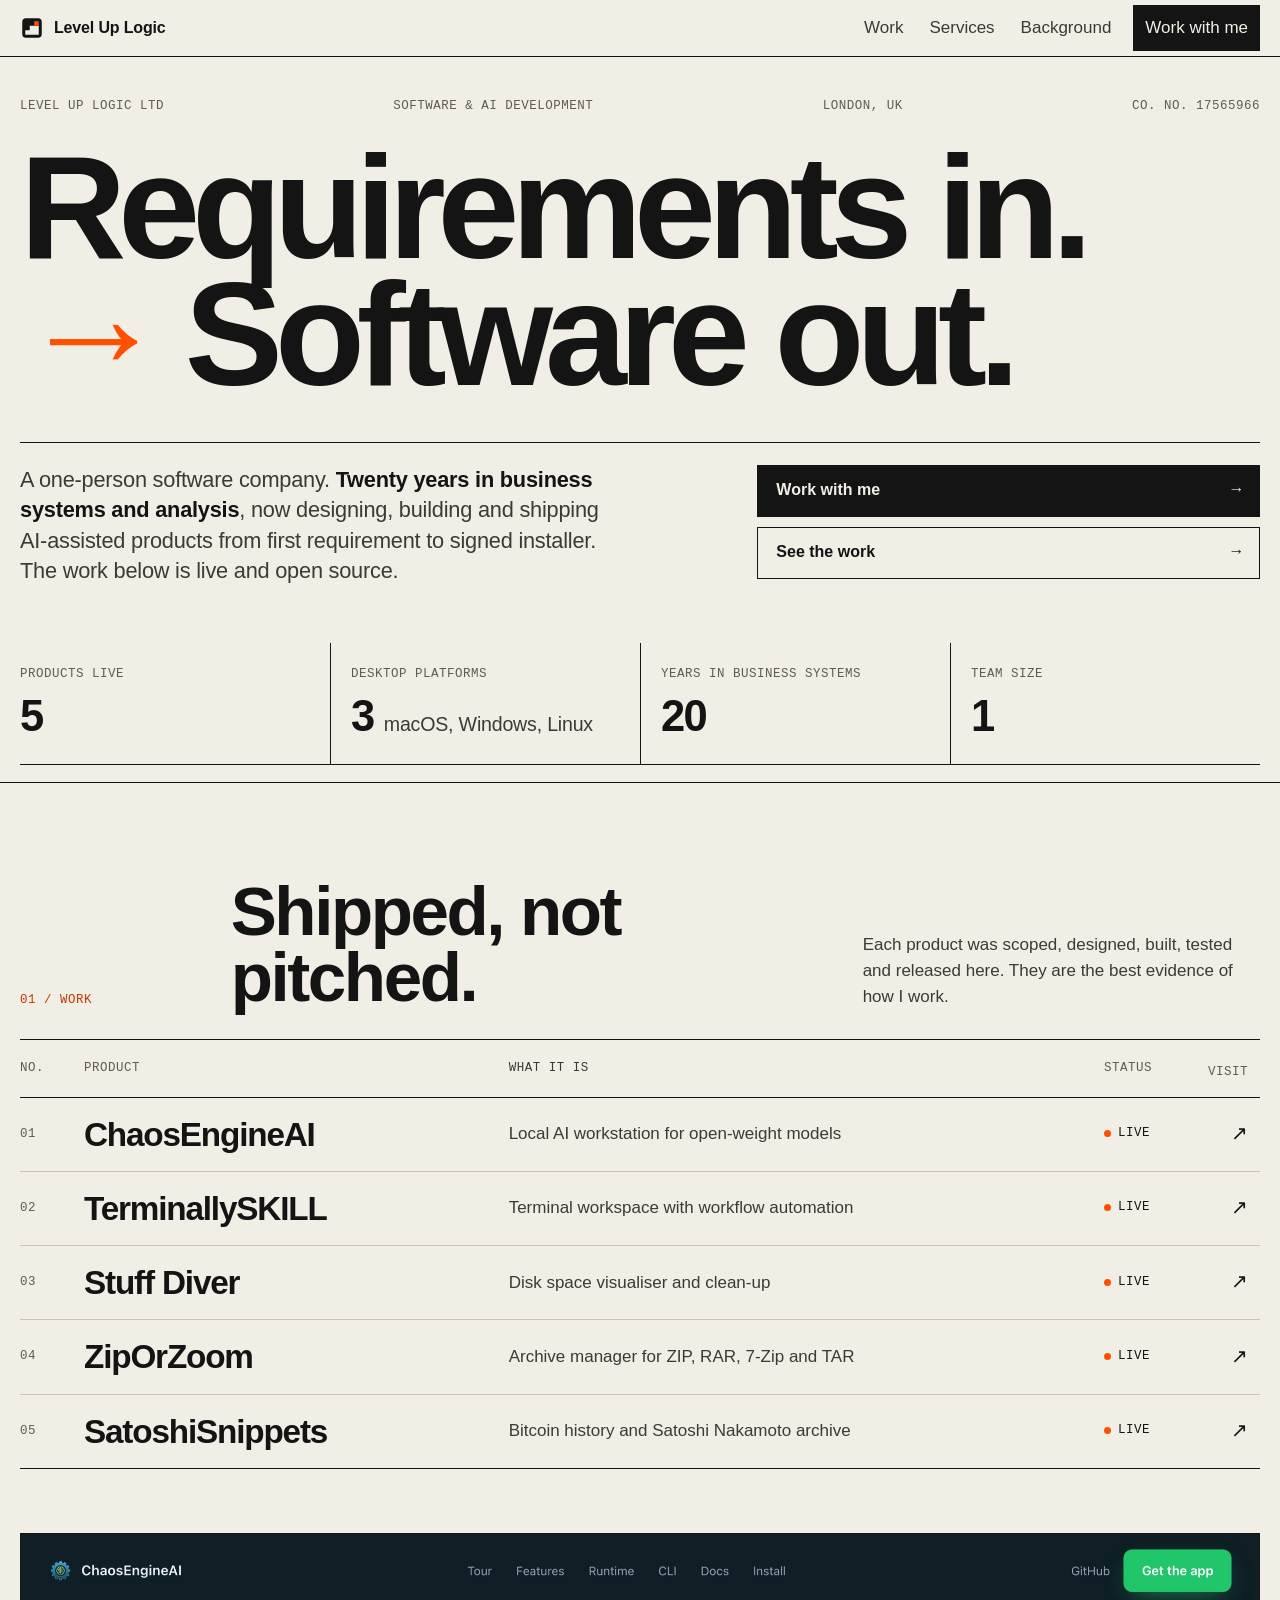
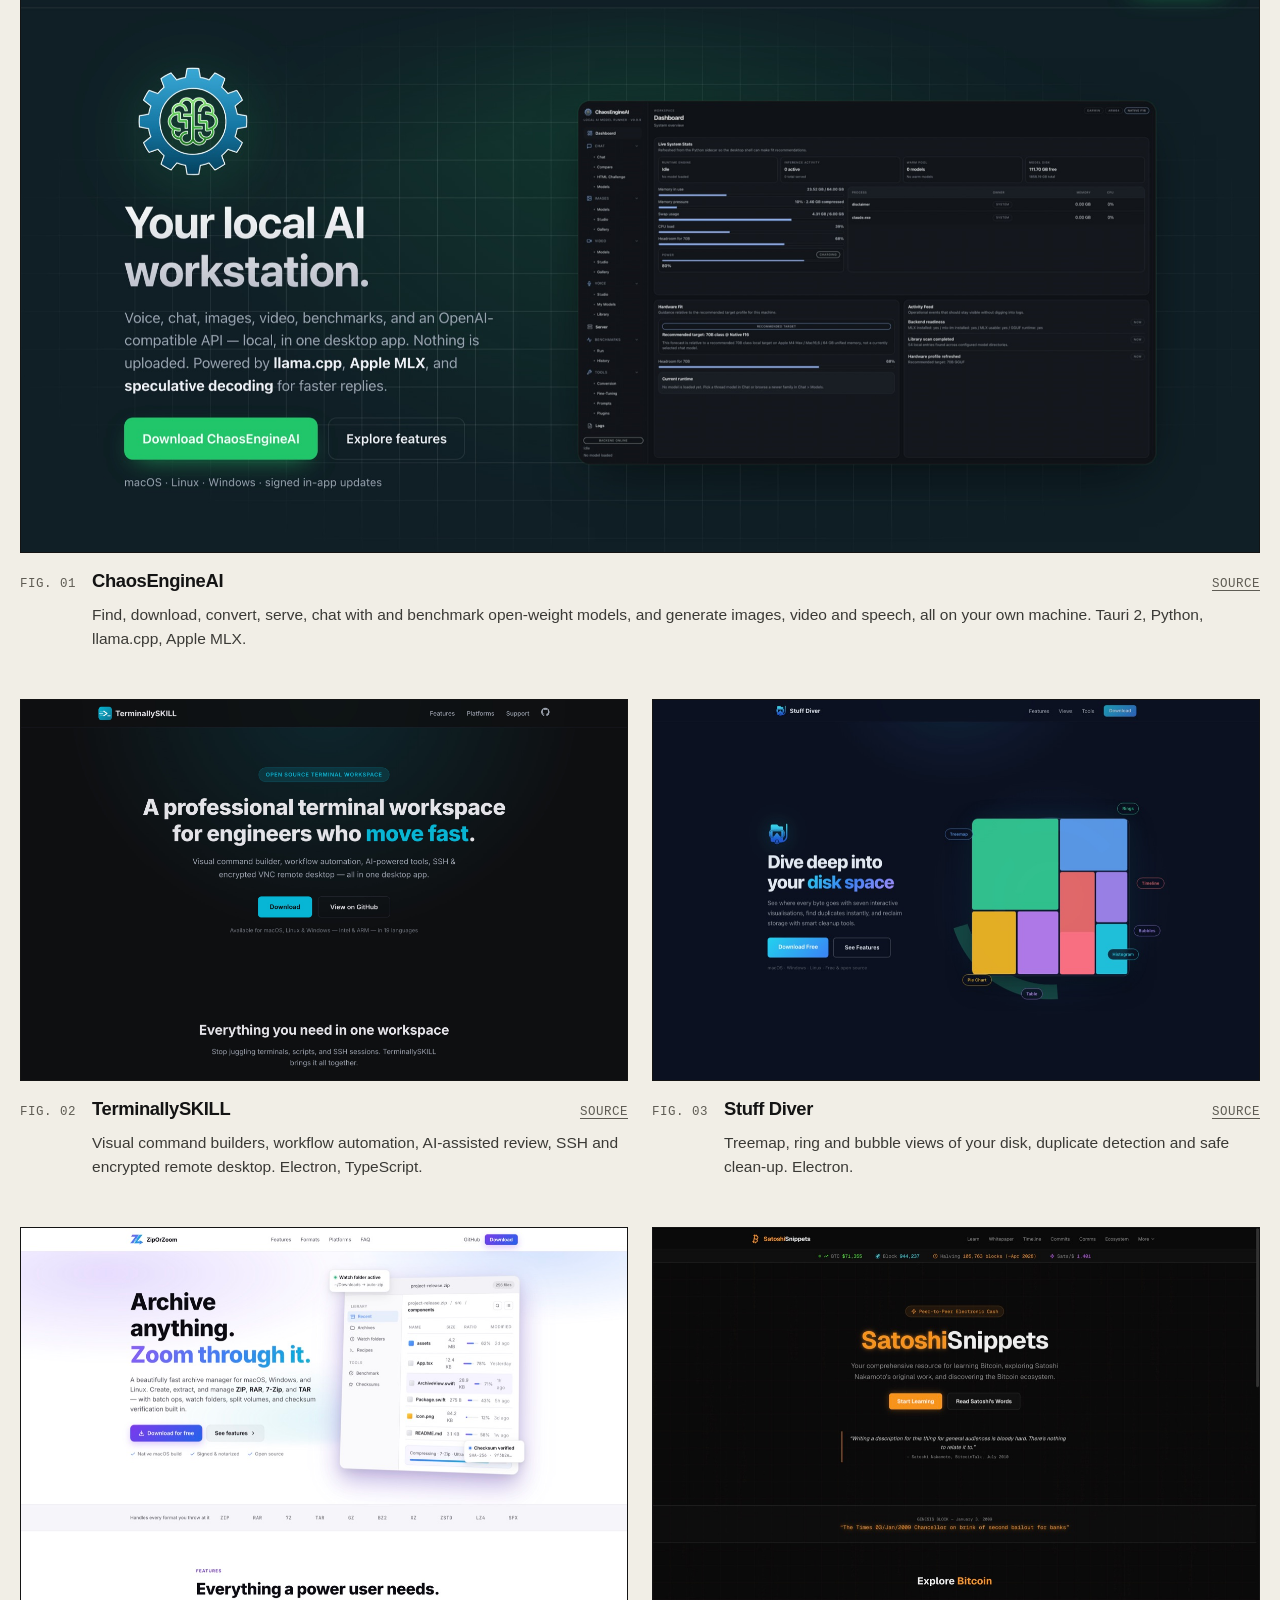
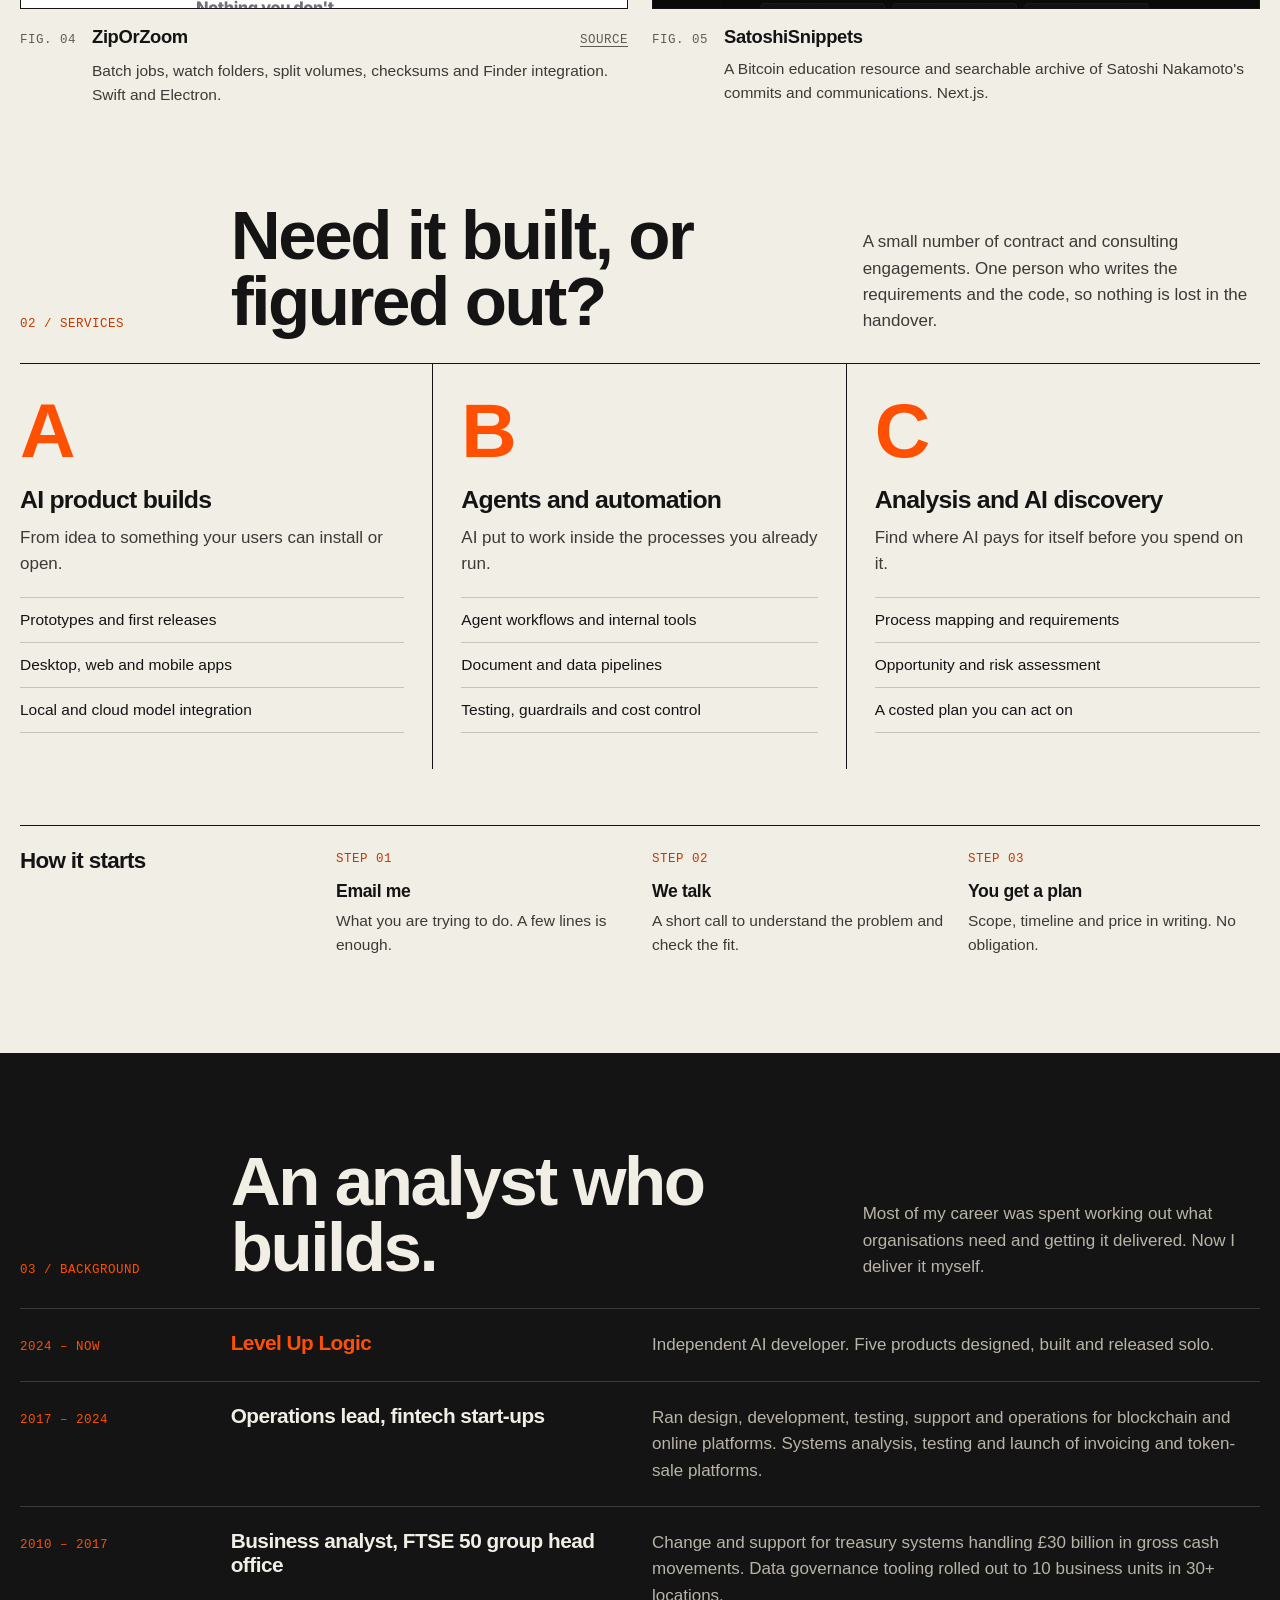
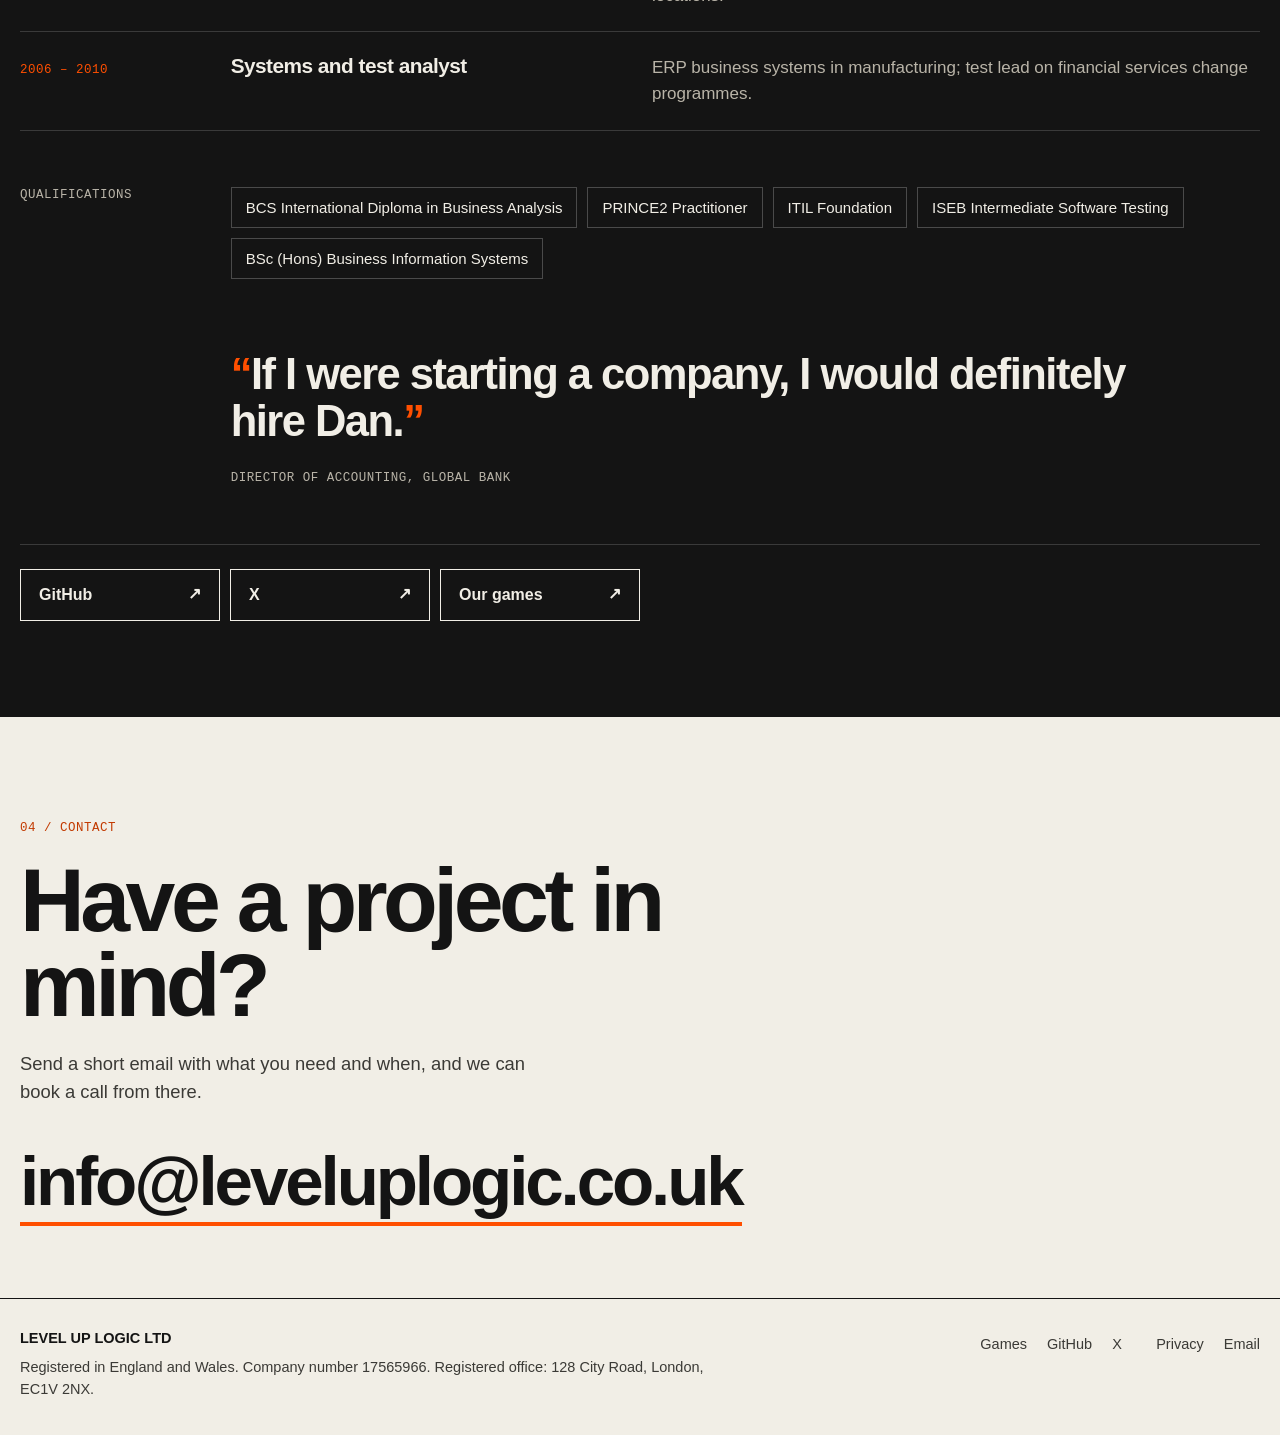
<file: index.html>
<!doctype html>
<html lang="en-GB">
<head>
<meta charset="utf-8">
<meta name="viewport" content="width=device-width, initial-scale=1">
<title>Level Up Logic | Software and AI development, London</title>
<meta name="description" content="Level Up Logic is a one-person software company in London. Twenty years in business systems and analysis, now building and shipping AI-assisted desktop apps and tools. Available for contract and consulting work.">
<link rel="canonical" href="https://leveluplogic.co.uk/">
<meta property="og:type" content="website">
<meta property="og:title" content="Level Up Logic | Software and AI development, London">
<meta property="og:description" content="Requirements in. Software out. Four live desktop apps, a reference site, and AI development and analysis for hire.">
<meta property="og:url" content="https://leveluplogic.co.uk/">
<meta property="og:image" content="https://leveluplogic.co.uk/assets/shot-ChaosEngineAI.jpg">
<meta name="theme-color" content="#f1eee6">
<link rel="icon" href="favicon.svg" type="image/svg+xml">
<link rel="stylesheet" href="styles.css">
  <script defer src="https://stats.leveluplogic.co.uk/script.js" data-website-id="2fbf7a59-fabf-4104-9c5e-1e939d8accd3" data-domains="leveluplogic.co.uk,www.leveluplogic.co.uk"></script>
</head>
<body>
<a class="skip" href="#main">Skip to content</a>

<header class="mast">
  <div class="wrap">
    <a class="brand" href="#top" aria-label="Level Up Logic home">
      <svg viewBox="0 0 32 32" aria-hidden="true"><path fill="#141414" fill-rule="evenodd" d="M8 3h16a5 5 0 0 1 5 5v16a5 5 0 0 1-5 5H8a5 5 0 0 1-5-5V8a5 5 0 0 1 5-5zM7 19v6h18V13H13v6z"/><path fill="#ff4f00" d="M19 7h6v6h-6z"/></svg>
      Level Up Logic
    </a>
    <nav aria-label="Main">
      <a href="#work">Work</a>
      <a href="#services">Services</a>
      <a href="#background">Background</a>
      <a class="cta" href="#contact">Work with me</a>
    </nav>
  </div>
</header>

<main id="main">

<section class="hero" id="top" style="padding-bottom:0">
  <div class="wrap">
    <div class="hero-meta mono">
      <span>Level Up Logic Ltd</span>
      <span>Software &amp; AI development</span>
      <span>London, UK</span>
      <span>Co. No. 17565966</span>
    </div>
    <h1>Requirements in.<br><span class="arrow" aria-hidden="true">&rarr;</span>Software out.</h1>
    <div class="hero-grid">
      <p class="hero-lede">A one-person software company. <strong>Twenty years in business systems and analysis</strong>, now designing, building and shipping AI-assisted products from first requirement to signed installer. The work below is live and open source.</p>
      <div class="hero-actions">
        <a class="btn btn-ink" href="#contact">Work with me</a>
        <a class="btn btn-line" href="#work">See the work</a>
      </div>
    </div>
  </div>
  <div class="wrap">
    <dl class="stats">
      <div><dt class="mono">Products live</dt><dd>5</dd></div>
      <div><dt class="mono">Desktop platforms</dt><dd>3 <small>macOS, Windows, Linux</small></dd></div>
      <div><dt class="mono">Years in business systems</dt><dd>20</dd></div>
      <div><dt class="mono">Team size</dt><dd>1</dd></div>
    </dl>
  </div>
</section>

<section id="work">
  <div class="wrap">
    <div class="sec-head">
      <span class="num mono">01 / Work</span>
      <h2>Shipped, not pitched.</h2>
      <p>Each product was scoped, designed, built, tested and released here. They are the best evidence of how I work.</p>
    </div>

    <table class="index">
      <thead>
        <tr><th class="mono n" scope="col">No.</th><th class="mono" scope="col">Product</th><th class="mono what" scope="col">What it is</th><th class="mono plat" scope="col">Status</th><th class="go" scope="col"><span class="mono" style="font-size:12.5px">Visit</span></th></tr>
      </thead>
      <tbody>
        <tr><td class="n mono"><a href="https://chaosengineai.com" rel="noopener" tabindex="-1">01</a></td><td class="name"><a href="https://chaosengineai.com" rel="noopener">ChaosEngineAI</a></td><td class="what"><a href="https://chaosengineai.com" rel="noopener" tabindex="-1">Local AI workstation for open-weight models</a></td><td class="plat mono"><a href="https://chaosengineai.com" rel="noopener" tabindex="-1"><span class="live">Live</span></a></td><td class="go"><a href="https://chaosengineai.com" rel="noopener" tabindex="-1" aria-hidden="true">&#8599;</a></td></tr>
        <tr><td class="n mono"><a href="https://terminallyskill.com" rel="noopener" tabindex="-1">02</a></td><td class="name"><a href="https://terminallyskill.com" rel="noopener">TerminallySKILL</a></td><td class="what"><a href="https://terminallyskill.com" rel="noopener" tabindex="-1">Terminal workspace with workflow automation</a></td><td class="plat mono"><a href="https://terminallyskill.com" rel="noopener" tabindex="-1"><span class="live">Live</span></a></td><td class="go"><a href="https://terminallyskill.com" rel="noopener" tabindex="-1" aria-hidden="true">&#8599;</a></td></tr>
        <tr><td class="n mono"><a href="https://stuffdiver.com" rel="noopener" tabindex="-1">03</a></td><td class="name"><a href="https://stuffdiver.com" rel="noopener">Stuff Diver</a></td><td class="what"><a href="https://stuffdiver.com" rel="noopener" tabindex="-1">Disk space visualiser and clean-up</a></td><td class="plat mono"><a href="https://stuffdiver.com" rel="noopener" tabindex="-1"><span class="live">Live</span></a></td><td class="go"><a href="https://stuffdiver.com" rel="noopener" tabindex="-1" aria-hidden="true">&#8599;</a></td></tr>
        <tr><td class="n mono"><a href="https://ziporzoom.com" rel="noopener" tabindex="-1">04</a></td><td class="name"><a href="https://ziporzoom.com" rel="noopener">ZipOrZoom</a></td><td class="what"><a href="https://ziporzoom.com" rel="noopener" tabindex="-1">Archive manager for ZIP, RAR, 7-Zip and TAR</a></td><td class="plat mono"><a href="https://ziporzoom.com" rel="noopener" tabindex="-1"><span class="live">Live</span></a></td><td class="go"><a href="https://ziporzoom.com" rel="noopener" tabindex="-1" aria-hidden="true">&#8599;</a></td></tr>
        <tr><td class="n mono"><a href="https://satoshisnippets.com" rel="noopener" tabindex="-1">05</a></td><td class="name"><a href="https://satoshisnippets.com" rel="noopener">SatoshiSnippets</a></td><td class="what"><a href="https://satoshisnippets.com" rel="noopener" tabindex="-1">Bitcoin history and Satoshi Nakamoto archive</a></td><td class="plat mono"><a href="https://satoshisnippets.com" rel="noopener" tabindex="-1"><span class="live">Live</span></a></td><td class="go"><a href="https://satoshisnippets.com" rel="noopener" tabindex="-1" aria-hidden="true">&#8599;</a></td></tr>
      </tbody>
    </table>

    <div class="figs">
      <figure class="fig wide">
        <a href="https://chaosengineai.com" rel="noopener"><div class="frame"><img src="assets/shot-ChaosEngineAI.jpg" alt="ChaosEngineAI website: your local AI workstation, with the app dashboard" width="1200" height="753"></div></a>
        <figcaption><span class="mono">Fig. 01</span><b>ChaosEngineAI</b><span class="src mono"><a href="https://github.com/cryptopoly/ChaosEngineAI" rel="noopener">Source</a></span><span>Find, download, convert, serve, chat with and benchmark open-weight models, and generate images, video and speech, all on your own machine. Tauri 2, Python, llama.cpp, Apple MLX.</span></figcaption>
      </figure>
      <figure class="fig">
        <a href="https://terminallyskill.com" rel="noopener"><div class="frame"><img src="assets/shot-TerminallySKILL.jpg" alt="TerminallySKILL website: a professional terminal workspace for engineers who move fast" width="1200" height="753" loading="lazy"></div></a>
        <figcaption><span class="mono">Fig. 02</span><b>TerminallySKILL</b><span class="src mono"><a href="https://github.com/cryptopoly/TerminallySKILL" rel="noopener">Source</a></span><span>Visual command builders, workflow automation, AI-assisted review, SSH and encrypted remote desktop. Electron, TypeScript.</span></figcaption>
      </figure>
      <figure class="fig">
        <a href="https://stuffdiver.com" rel="noopener"><div class="frame"><img src="assets/shot-StuffDiver.jpg" alt="Stuff Diver website with a treemap of disk usage" width="1200" height="753" loading="lazy"></div></a>
        <figcaption><span class="mono">Fig. 03</span><b>Stuff Diver</b><span class="src mono"><a href="https://github.com/cryptopoly/StuffDiver" rel="noopener">Source</a></span><span>Treemap, ring and bubble views of your disk, duplicate detection and safe clean-up. Electron.</span></figcaption>
      </figure>
      <figure class="fig">
        <a href="https://ziporzoom.com" rel="noopener"><div class="frame"><img src="assets/shot-ZipOrZoom.jpg" alt="ZipOrZoom website" width="1200" height="753" loading="lazy"></div></a>
        <figcaption><span class="mono">Fig. 04</span><b>ZipOrZoom</b><span class="src mono"><a href="https://github.com/cryptopoly/ZipOrZoom" rel="noopener">Source</a></span><span>Batch jobs, watch folders, split volumes, checksums and Finder integration. Swift and Electron.</span></figcaption>
      </figure>
      <figure class="fig">
        <a href="https://satoshisnippets.com" rel="noopener"><div class="frame"><img src="assets/shot-SatoshiSnippets.jpg" alt="SatoshiSnippets website" width="1200" height="753" loading="lazy"></div></a>
        <figcaption><span class="mono">Fig. 05</span><b>SatoshiSnippets</b><span class="src mono"></span><span>A Bitcoin education resource and searchable archive of Satoshi Nakamoto's commits and communications. Next.js.</span></figcaption>
      </figure>
    </div>
  </div>
</section>

<section id="services" style="padding-top:0">
  <div class="wrap">
    <div class="sec-head">
      <span class="num mono">02 / Services</span>
      <h2>Need it built, or figured out?</h2>
      <p>A small number of contract and consulting engagements. One person who writes the requirements and the code, so nothing is lost in the handover.</p>
    </div>
    <div class="services">
      <article class="service">
        <div class="big" aria-hidden="true">A</div>
        <h3>AI product builds</h3>
        <p>From idea to something your users can install or open.</p>
        <ul><li>Prototypes and first releases</li><li>Desktop, web and mobile apps</li><li>Local and cloud model integration</li></ul>
      </article>
      <article class="service">
        <div class="big" aria-hidden="true">B</div>
        <h3>Agents and automation</h3>
        <p>AI put to work inside the processes you already run.</p>
        <ul><li>Agent workflows and internal tools</li><li>Document and data pipelines</li><li>Testing, guardrails and cost control</li></ul>
      </article>
      <article class="service">
        <div class="big" aria-hidden="true">C</div>
        <h3>Analysis and AI discovery</h3>
        <p>Find where AI pays for itself before you spend on it.</p>
        <ul><li>Process mapping and requirements</li><li>Opportunity and risk assessment</li><li>A costed plan you can act on</li></ul>
      </article>
    </div>
    <div class="process">
      <h3>How it starts</h3>
      <ol>
        <li><b>Email me</b><span>What you are trying to do. A few lines is enough.</span></li>
        <li><b>We talk</b><span>A short call to understand the problem and check the fit.</span></li>
        <li><b>You get a plan</b><span>Scope, timeline and price in writing. No obligation.</span></li>
      </ol>
    </div>
  </div>
</section>

<section class="dark" id="background">
  <div class="wrap">
    <div class="sec-head">
      <span class="num mono">03 / Background</span>
      <h2>An analyst who builds.</h2>
      <p>Most of my career was spent working out what organisations need and getting it delivered. Now I deliver it myself.</p>
    </div>
    <ol class="timeline">
      <li class="now"><span class="yr mono">2024 &ndash; now</span><b>Level Up Logic</b><span>Independent AI developer. Five products designed, built and released solo.</span></li>
      <li><span class="yr mono">2017 &ndash; 2024</span><b>Operations lead, fintech start-ups</b><span>Ran design, development, testing, support and operations for blockchain and online platforms. Systems analysis, testing and launch of invoicing and token-sale platforms.</span></li>
      <li><span class="yr mono">2010 &ndash; 2017</span><b>Business analyst, FTSE 50 group head office</b><span>Change and support for treasury systems handling £30 billion in gross cash movements. Data governance tooling rolled out to 10 business units in 30+ locations.</span></li>
      <li><span class="yr mono">2006 &ndash; 2010</span><b>Systems and test analyst</b><span>ERP business systems in manufacturing; test lead on financial services change programmes.</span></li>
    </ol>
    <div class="creds">
      <h3>Qualifications</h3>
      <ul>
        <li>BCS International Diploma in Business Analysis</li>
        <li>PRINCE2 Practitioner</li>
        <li>ITIL Foundation</li>
        <li>ISEB Intermediate Software Testing</li>
        <li>BSc (Hons) Business Information Systems</li>
      </ul>
    </div>
    <div class="quote">
      <blockquote>If I were starting a company, I would definitely hire Dan.</blockquote>
      <cite class="mono">Director of Accounting, global bank</cite>
    </div>
    <div class="links">
      <a class="btn ext" href="https://github.com/cryptopoly" rel="noopener">GitHub</a>
      <a class="btn ext" href="https://x.com/cryptopoly" rel="noopener">X</a>
      <a class="btn ext" href="https://leveluplogic.games">Our games</a>
    </div>
  </div>
</section>

<section class="contact" id="contact">
  <div class="wrap">
    <span class="mono">04 / Contact</span>
    <h2>Have a project in mind?</h2>
    <p>Send a short email with what you need and when, and we can book a call from there.</p>
    <a class="mailto" href="mailto:info@leveluplogic.co.uk?subject=Project%20enquiry">info@leveluplogic.co.uk</a>
  </div>
</section>

</main>

<footer>
  <div class="wrap">
    <div class="co">
      <b>LEVEL UP LOGIC LTD</b>
      <address>Registered in England and Wales. Company number 17565966. Registered office: 128 City Road, London, EC1V 2NX.</address>
    </div>
    <nav aria-label="Footer">
      <a href="https://leveluplogic.games">Games</a>
      <a href="https://github.com/cryptopoly" rel="noopener">GitHub</a>
      <a href="https://x.com/cryptopoly" rel="noopener">X</a>
      <a href="privacy.html">Privacy</a>
      <a href="mailto:info@leveluplogic.co.uk">Email</a>
    </nav>
  </div>
</footer>

</body>
</html>
</file>
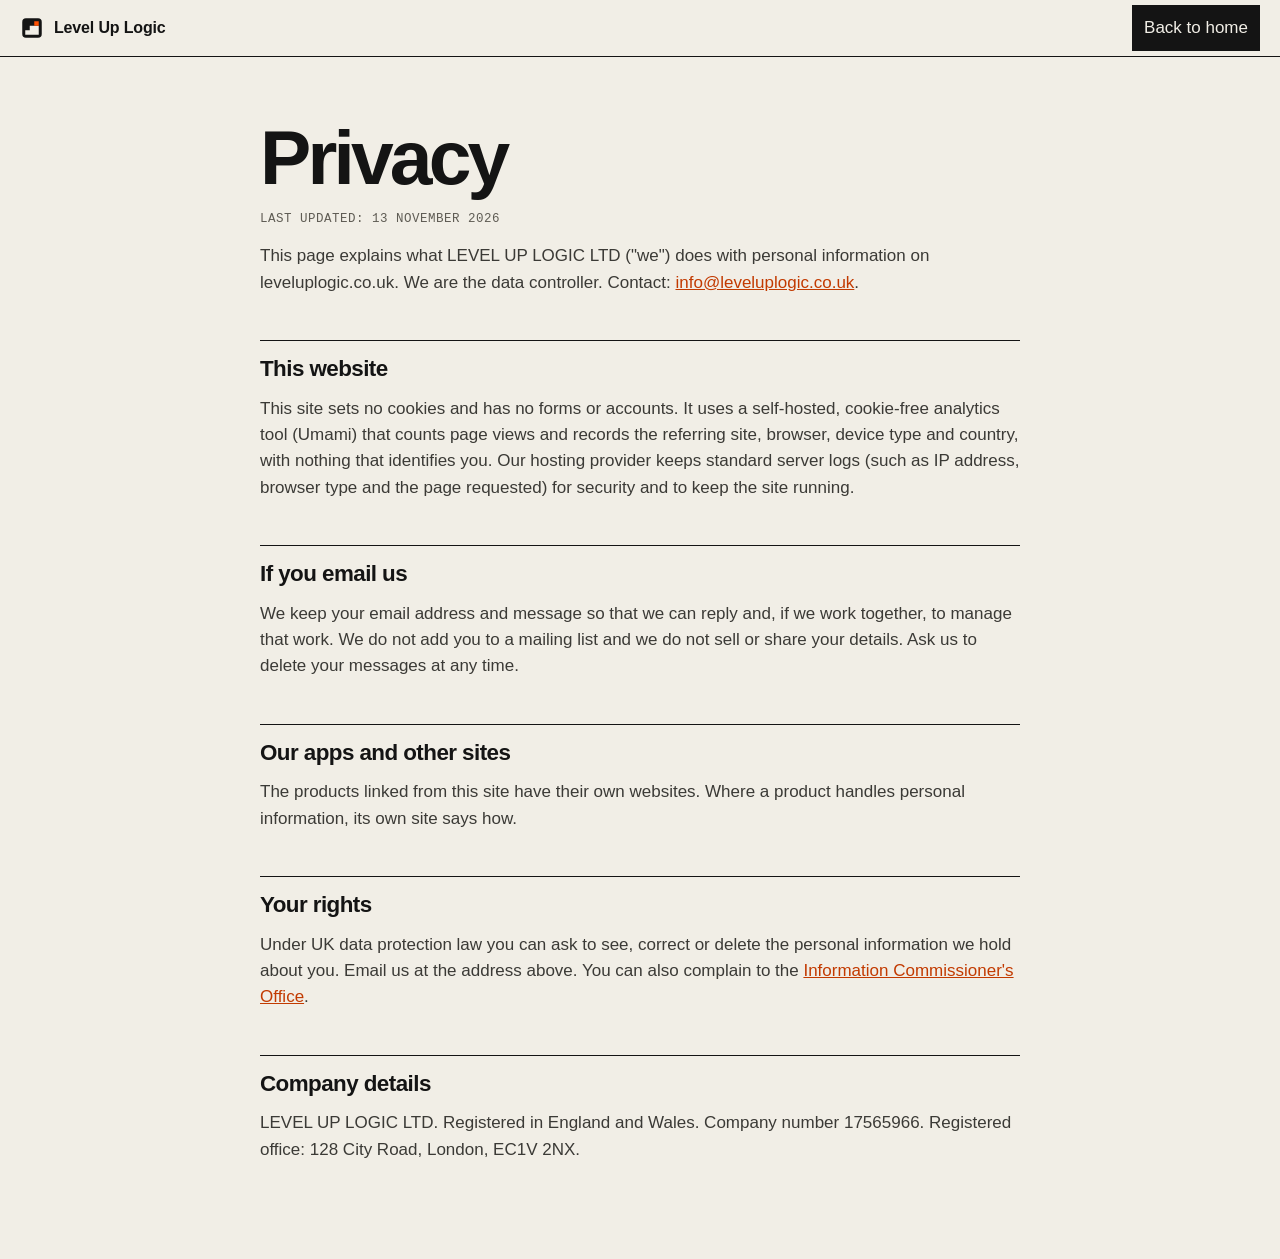
<file: privacy.html>
<!doctype html>
<html lang="en-GB">
<head>
<meta charset="utf-8">
<meta name="viewport" content="width=device-width, initial-scale=1">
<title>Privacy | Level Up Logic</title>
<meta name="description" content="How Level Up Logic Ltd handles personal information on leveluplogic.co.uk.">
<link rel="canonical" href="https://leveluplogic.co.uk/privacy.html">
<meta name="theme-color" content="#f1eee6">
<link rel="icon" href="favicon.svg" type="image/svg+xml">
<link rel="stylesheet" href="styles.css">
  <script defer src="https://stats.leveluplogic.co.uk/script.js" data-website-id="2fbf7a59-fabf-4104-9c5e-1e939d8accd3" data-domains="leveluplogic.co.uk,www.leveluplogic.co.uk"></script>
</head>
<body>
<header class="mast">
  <div class="wrap">
    <a class="brand" href="index.html" aria-label="Level Up Logic home">
      <svg viewBox="0 0 32 32" aria-hidden="true"><path fill="#141414" fill-rule="evenodd" d="M8 3h16a5 5 0 0 1 5 5v16a5 5 0 0 1-5 5H8a5 5 0 0 1-5-5V8a5 5 0 0 1 5-5zM7 19v6h18V13H13v6z"/><path fill="#ff4f00" d="M19 7h6v6h-6z"/></svg>
      Level Up Logic
    </a>
    <nav aria-label="Main">
      <a class="cta" href="index.html">Back to home</a>
    </nav>
  </div>
</header>

<main class="legal">
  <div class="wrap">
    <h1>Privacy</h1>
    <p class="updated mono">Last updated: 13 November 2026</p>

    <p>This page explains what LEVEL UP LOGIC LTD ("we") does with personal information on leveluplogic.co.uk. We are the data controller. Contact: <a href="mailto:info@leveluplogic.co.uk">info@leveluplogic.co.uk</a>.</p>

    <h2>This website</h2>
    <p>This site sets no cookies and has no forms or accounts. It uses a self-hosted, cookie-free analytics tool (Umami) that counts page views and records the referring site, browser, device type and country, with nothing that identifies you. Our hosting provider keeps standard server logs (such as IP address, browser type and the page requested) for security and to keep the site running.</p>

    <h2>If you email us</h2>
    <p>We keep your email address and message so that we can reply and, if we work together, to manage that work. We do not add you to a mailing list and we do not sell or share your details. Ask us to delete your messages at any time.</p>

    <h2>Our apps and other sites</h2>
    <p>The products linked from this site have their own websites. Where a product handles personal information, its own site says how.</p>

    <h2>Your rights</h2>
    <p>Under UK data protection law you can ask to see, correct or delete the personal information we hold about you. Email us at the address above. You can also complain to the <a href="https://ico.org.uk" rel="noopener">Information Commissioner's Office</a>.</p>

    <h2>Company details</h2>
    <p>LEVEL UP LOGIC LTD. Registered in England and Wales. Company number 17565966. Registered office: 128 City Road, London, EC1V 2NX.</p>
  </div>
</main>
</body>
</html>
</file>
<file: styles.css>
/* Level Up Logic — leveluplogic.co.uk
   Direction: technical catalogue. Warm paper, black ink, one signal orange.
   Swiss grid, hairline rules, monospace labels, numbered index. */
:root {
  --paper: #f1eee6;
  --paper-2: #e8e4d9;
  --ink: #141414;
  --ink-2: #3b3a36;
  --muted: #5f5c54;
  --rule: #141414;
  --rule-soft: #c9c4b6;
  --signal: #ff4f00;
  --signal-ink: #c23a00;
  --wrap: 1240px;
  --sans: "Helvetica Neue", Helvetica, "Inter", "Segoe UI", Arial, sans-serif;
  --mono: ui-monospace, "SF Mono", "JetBrains Mono", "Cascadia Mono", Menlo, Consolas, monospace;
}

*, *::before, *::after { box-sizing: border-box; }
html { scroll-behavior: smooth; scroll-padding-top: 64px; }
body {
  margin: 0;
  background: var(--paper);
  color: var(--ink);
  font-family: var(--sans);
  font-size: 17px;
  line-height: 1.55;
  -webkit-font-smoothing: antialiased;
}
img { max-width: 100%; display: block; }
a { color: inherit; }
p { margin: 0; }
h1, h2, h3 { margin: 0; font-weight: 700; letter-spacing: -0.035em; line-height: 0.95; }
:focus-visible { outline: 2px solid var(--signal); outline-offset: 3px; }
::selection { background: var(--signal); color: var(--paper); }

.wrap { width: min(var(--wrap), 100% - 40px); margin-inline: auto; }
.mono { font-family: var(--mono); font-size: 12.5px; letter-spacing: 0.04em; text-transform: uppercase; }
.skip { position: absolute; left: -999px; top: 8px; background: var(--ink); color: var(--paper); padding: 8px 14px; z-index: 50; }
.skip:focus { left: 8px; }

/* masthead */
.mast { position: sticky; top: 0; z-index: 30; background: var(--paper); border-bottom: 1px solid var(--rule); }
.mast .wrap { display: grid; grid-template-columns: 1fr auto; align-items: center; height: 56px; gap: 16px; }
.brand { display: inline-flex; align-items: center; gap: 10px; text-decoration: none; font-weight: 700; font-size: 16px; letter-spacing: -0.01em; white-space: nowrap; }
.brand svg { width: 24px; height: 24px; flex: none; }
.mast nav { display: flex; align-items: center; gap: 2px; }
.mast nav a { text-decoration: none; padding: 10px 12px; color: var(--ink-2); }
.mast nav a:hover { color: var(--ink); text-decoration: underline; text-underline-offset: 4px; }
.mast nav a.cta { background: var(--ink); color: var(--paper); margin-left: 8px; }
.mast nav a.cta:hover { background: var(--signal); color: var(--ink); text-decoration: none; }

/* hero */
.hero { padding: 40px 0 0; border-bottom: 1px solid var(--rule); }
.hero-meta { display: flex; flex-wrap: wrap; justify-content: space-between; gap: 8px 24px; color: var(--muted); padding-bottom: 28px; }
.hero h1 { font-size: clamp(2.9rem, 11.5vw, 10.5rem); letter-spacing: -0.055em; line-height: 0.86; }
.hero h1 .arrow { color: var(--signal); font-weight: 400; letter-spacing: 0; margin-right: 0.12em; }
.hero-grid { display: grid; grid-template-columns: repeat(12, 1fr); gap: 24px; margin-top: 44px; border-top: 1px solid var(--rule); }
.hero-grid > * { padding: 22px 0 40px; }
.hero-lede { grid-column: 1 / span 6; font-size: clamp(1.15rem, 1.7vw, 1.4rem); line-height: 1.4; letter-spacing: -0.01em; color: var(--ink-2); }
.hero-lede strong { color: var(--ink); font-weight: 600; }
.hero-actions { grid-column: 8 / span 5; display: flex; flex-direction: column; gap: 10px; }

/* buttons */
.btn {
  display: flex; align-items: center; justify-content: space-between; gap: 16px;
  min-height: 52px; padding: 0 18px;
  border: 1px solid var(--ink); text-decoration: none; font-weight: 600; font-size: 16px;
  transition: background 0.18s, color 0.18s;
  cursor: pointer;
}
.btn::after { content: "\2192"; font-family: var(--mono); }
.btn-ink { background: var(--ink); color: var(--paper); }
.btn-ink:hover { background: var(--signal); color: var(--ink); border-color: var(--signal); }
.btn-line { color: var(--ink); }
.btn-line:hover { background: var(--ink); color: var(--paper); }
.btn.ext::after { content: "\2197"; }

/* stats strip */
.stats { display: grid; grid-template-columns: repeat(4, 1fr); border-bottom: 1px solid var(--rule); }
.stats div { padding: 22px 20px 26px; border-left: 1px solid var(--rule); }
.stats div:first-child { border-left: 0; padding-left: 0; }
.stats dt { color: var(--muted); }
.stats dd { margin: 10px 0 0; font-size: clamp(1.8rem, 3.4vw, 2.8rem); font-weight: 700; letter-spacing: -0.04em; line-height: 1; }
.stats dd small { font-size: 0.45em; letter-spacing: -0.01em; font-weight: 500; color: var(--ink-2); }

/* sections */
section { padding: 96px 0; }
.sec-head { display: grid; grid-template-columns: repeat(12, 1fr); gap: 24px; align-items: end; padding-bottom: 28px; border-bottom: 1px solid var(--rule); margin-bottom: 0; }
.sec-head .num { grid-column: 1 / span 2; color: var(--signal-ink); }
.sec-head h2 { grid-column: 3 / span 6; font-size: clamp(2.4rem, 5.4vw, 4.6rem); }
.sec-head p { grid-column: 9 / span 4; color: var(--ink-2); }

/* product index */
.index { width: 100%; border-collapse: collapse; }
.index th { text-align: left; font-weight: 400; color: var(--muted); padding: 14px 12px 12px 0; border-bottom: 1px solid var(--rule); }
.index td { padding: 0; border-bottom: 1px solid var(--rule-soft); vertical-align: middle; }
.index tr:last-child td { border-bottom: 1px solid var(--rule); }
.index a { display: block; padding: 20px 12px 20px 0; text-decoration: none; }
.index .n { width: 64px; color: var(--muted); }
.index .name a { font-size: clamp(1.4rem, 2.6vw, 2.1rem); font-weight: 700; letter-spacing: -0.035em; line-height: 1; }
.index .what { color: var(--ink-2); }
.index .go { width: 56px; text-align: right; font-family: var(--mono); font-size: 20px; }
.index tbody tr { transition: background 0.15s; }
.index tbody tr:hover { background: var(--paper-2); }
.index tbody tr:hover .go a { color: var(--signal-ink); }
.live { display: inline-flex; align-items: center; gap: 7px; }
.live::before { content: ""; width: 7px; height: 7px; border-radius: 50%; background: var(--signal); }

/* figures */
.figs { display: grid; grid-template-columns: repeat(12, 1fr); gap: 48px 24px; margin-top: 64px; }
.fig { grid-column: span 6; margin: 0; }
.fig.wide { grid-column: 1 / -1; }
.fig a { display: block; text-decoration: none; }
.fig .frame { border: 1px solid var(--ink); background: var(--ink); overflow: hidden; aspect-ratio: 1200 / 753; }
.fig .frame img { width: 100%; height: 100%; object-fit: cover; object-position: top; transition: transform 0.4s ease; }
.fig a:hover .frame img { transform: scale(1.02); }
.fig.wide .frame { aspect-ratio: 1200 / 600; }
figcaption { display: grid; grid-template-columns: auto 1fr auto; gap: 6px 16px; padding-top: 14px; align-items: baseline; }
figcaption .mono { color: var(--muted); }
figcaption b { font-size: 1.15rem; letter-spacing: -0.02em; }
figcaption span:last-child { grid-column: 2 / -1; color: var(--ink-2); font-size: 15.5px; }
figcaption .src { grid-column: 3; grid-row: 1; }
figcaption .src a { text-decoration: underline; text-underline-offset: 3px; display: inline-block; padding: 3px 0; }

/* services */
.services { display: grid; grid-template-columns: repeat(3, 1fr); }
.service { padding: 32px 28px 36px 0; border-right: 1px solid var(--rule); }
.service + .service { padding-left: 28px; }
.service:last-child { border-right: 0; padding-right: 0; }
.service .big { font-size: clamp(3.5rem, 6vw, 5.5rem); font-weight: 700; letter-spacing: -0.06em; line-height: 0.9; color: var(--signal); }
.service h3 { font-size: 1.55rem; letter-spacing: -0.03em; line-height: 1.05; margin-top: 22px; }
.service p { color: var(--ink-2); margin-top: 12px; }
.service ul { list-style: none; margin: 20px 0 0; padding: 0; border-top: 1px solid var(--rule-soft); }
.service li { padding: 10px 0; border-bottom: 1px solid var(--rule-soft); font-size: 15.5px; }

.process { display: grid; grid-template-columns: repeat(12, 1fr); gap: 24px; margin-top: 56px; padding-top: 24px; border-top: 1px solid var(--rule); }
.process h3 { grid-column: 1 / span 3; font-size: 1.4rem; letter-spacing: -0.03em; }
.process ol { grid-column: 4 / -1; list-style: none; margin: 0; padding: 0; display: grid; grid-template-columns: repeat(3, 1fr); gap: 24px; counter-reset: s; }
.process li { counter-increment: s; }
.process li::before { content: "Step 0" counter(s); display: block; font-family: var(--mono); font-size: 12.5px; text-transform: uppercase; letter-spacing: 0.04em; color: var(--signal-ink); margin-bottom: 8px; }
.process li b { display: block; font-size: 1.1rem; letter-spacing: -0.02em; }
.process li span { display: block; color: var(--ink-2); margin-top: 4px; font-size: 15.5px; }

/* background (ink section) */
.dark { background: var(--ink); color: var(--paper); }
.dark .sec-head { border-color: #3a3a3a; }
.dark .sec-head .num { color: var(--signal); }
.dark .sec-head p { color: #b9b4a8; }
.timeline { list-style: none; margin: 0; padding: 0; }
.timeline li { display: grid; grid-template-columns: repeat(12, 1fr); gap: 24px; padding: 22px 0; border-bottom: 1px solid #3a3a3a; align-items: baseline; }
.timeline .yr { grid-column: 1 / span 2; color: var(--signal); }
.timeline b { grid-column: 3 / span 4; font-size: 1.3rem; letter-spacing: -0.025em; line-height: 1.15; }
.timeline span { grid-column: 7 / -1; color: #b9b4a8; }
.timeline li.now b { color: var(--signal); }
.creds { display: grid; grid-template-columns: repeat(12, 1fr); gap: 24px; margin-top: 56px; }
.creds h3 { grid-column: 1 / span 2; font-family: var(--mono); font-size: 12.5px; font-weight: 400; letter-spacing: 0.04em; text-transform: uppercase; color: #b9b4a8; line-height: 1.4; }
.creds ul { grid-column: 3 / -1; list-style: none; margin: 0; padding: 0; display: flex; flex-wrap: wrap; gap: 10px; }
.creds li { border: 1px solid #4a4a4a; padding: 8px 14px; font-size: 15px; }
.quote { display: grid; grid-template-columns: repeat(12, 1fr); gap: 24px; margin-top: 72px; }
.quote blockquote { grid-column: 3 / span 9; margin: 0; font-size: clamp(1.6rem, 3.4vw, 2.8rem); font-weight: 600; letter-spacing: -0.035em; line-height: 1.08; }
.quote blockquote::before { content: "\201C"; color: var(--signal); }
.quote blockquote::after { content: "\201D"; color: var(--signal); }
.quote cite { grid-column: 3 / span 9; font-style: normal; color: #b9b4a8; }
.links { display: flex; flex-wrap: wrap; gap: 10px; margin-top: 56px; padding-top: 24px; border-top: 1px solid #3a3a3a; }
.links .btn { border-color: var(--paper); color: var(--paper); min-width: 200px; }
.links .btn:hover { background: var(--paper); color: var(--ink); }

/* contact */
.contact { padding: 96px 0 72px; }
.contact .mono { color: var(--signal-ink); }
.contact h2 { font-size: clamp(2.6rem, 7vw, 6rem); letter-spacing: -0.05em; margin-top: 18px; max-width: 14ch; }
.contact p { color: var(--ink-2); margin-top: 22px; max-width: 52ch; font-size: 1.15rem; }
.mailto { display: inline-block; margin-top: 40px; font-size: clamp(1.5rem, 5.4vw, 4.4rem); font-weight: 700; letter-spacing: -0.045em; line-height: 1; text-decoration: none; border-bottom: 4px solid var(--signal); padding-bottom: 6px; word-break: break-word; transition: color 0.18s; }
.mailto:hover { color: var(--signal-ink); }

/* footer */
footer { border-top: 1px solid var(--rule); padding: 28px 0 40px; font-size: 14.5px; color: var(--ink-2); }
footer .wrap { display: grid; grid-template-columns: repeat(12, 1fr); gap: 24px; }
footer .co { grid-column: 1 / span 7; }
footer .co b { color: var(--ink); }
footer address { font-style: normal; margin-top: 6px; }
footer nav { grid-column: 8 / -1; display: flex; flex-wrap: wrap; gap: 4px 20px; justify-content: flex-end; align-content: start; }
footer nav a { text-decoration: none; padding: 6px 0; display: inline-block; min-width: 24px; }
footer nav a:hover { color: var(--ink); text-decoration: underline; text-underline-offset: 3px; }

/* legal page */
.legal { padding: 64px 0 96px; }
.legal .wrap { max-width: 760px; }
.legal h1 { font-size: clamp(2.8rem, 7vw, 4.8rem); letter-spacing: -0.05em; }
.legal h2 { font-size: 1.4rem; letter-spacing: -0.025em; margin-top: 44px; padding-top: 16px; border-top: 1px solid var(--rule); line-height: 1.1; }
.legal p, .legal ul { color: var(--ink-2); margin-top: 14px; }
.legal a { color: var(--signal-ink); }
.legal .updated { color: var(--muted); margin-top: 16px; }

@media (max-width: 960px) {
  .hero-lede, .hero-actions { grid-column: 1 / -1; }
  .hero-actions { padding-top: 0 !important; }
  .sec-head .num, .sec-head h2, .sec-head p { grid-column: 1 / -1; }
  .stats { grid-template-columns: repeat(2, 1fr); }
  .stats div:nth-child(3) { border-left: 0; padding-left: 0; }
  .stats div:nth-child(n+3) { border-top: 1px solid var(--rule); }
  .fig { grid-column: 1 / -1; }
  .services { grid-template-columns: 1fr; }
  .service, .service + .service { padding: 32px 0; border-right: 0; border-bottom: 1px solid var(--rule); }
  .service:last-child { border-bottom: 0; }
  .process h3, .process ol { grid-column: 1 / -1; }
  .timeline .yr, .timeline b, .timeline span { grid-column: 1 / -1; }
  .timeline li { gap: 6px; }
  .creds h3, .creds ul, .quote blockquote, .quote cite { grid-column: 1 / -1; }
  footer .co, footer nav { grid-column: 1 / -1; justify-content: flex-start; }
}
@media (max-width: 640px) {
  section { padding: 64px 0; }
  .mast nav a:not(.cta) { display: none; }
  .index .what, .index th.what, .index .plat, .index th.plat { display: none; }
  .index .n { width: 44px; }
  .process ol { grid-template-columns: 1fr; }
  .hero-meta span:nth-child(n+3) { display: none; }
}
@media (prefers-reduced-motion: reduce) {
  html { scroll-behavior: auto; }
  * { transition: none !important; }
}
</file>
